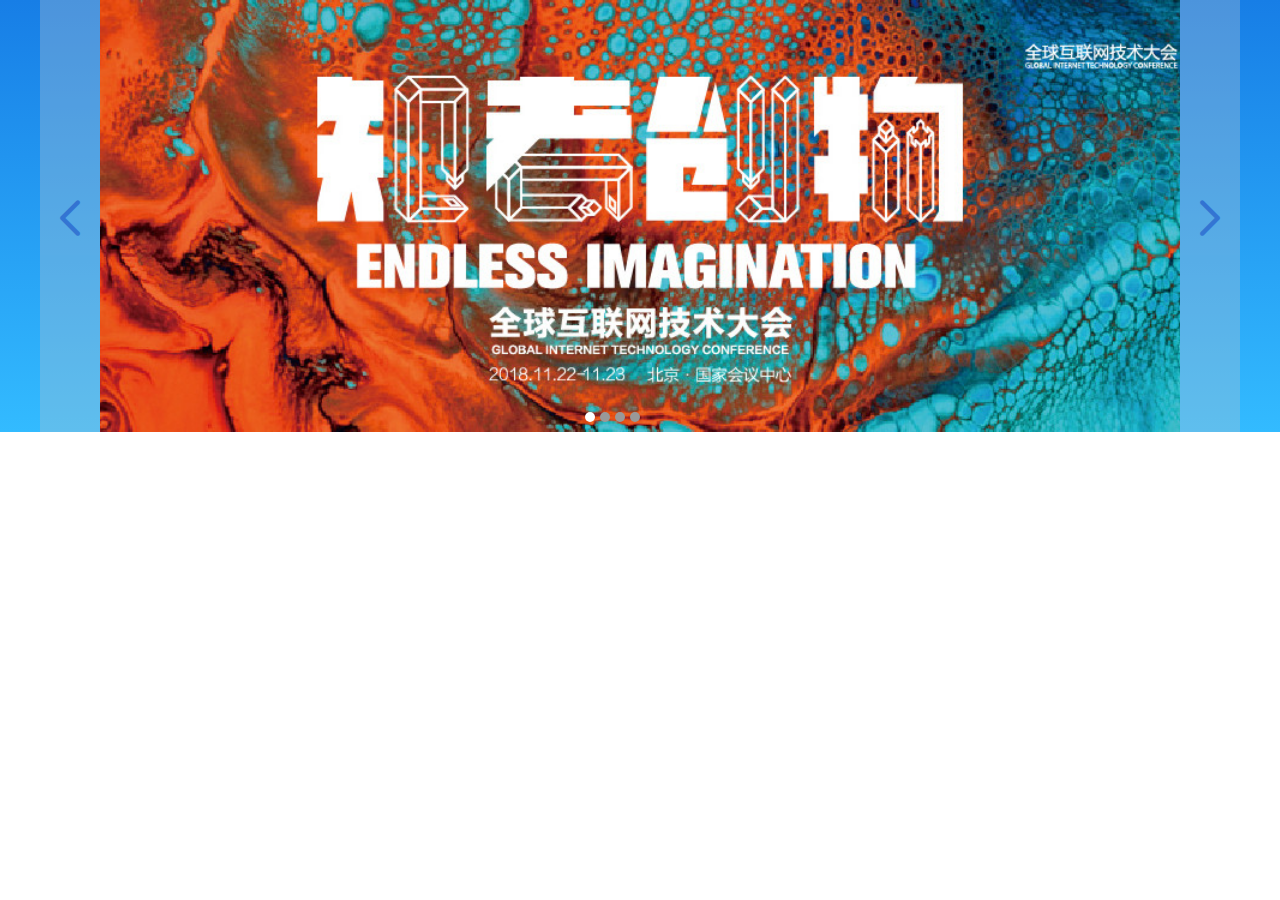
<file: my_project/index.html>
<!DOCTYPE html>
<html lang="en">
<head>
  <meta charset="UTF-8">
  <title>活动家——专业商务会议活动网</title>
  <link rel="stylesheet" href="css/iconfont.css">
  <link rel="stylesheet" href="css/index.css">
</head>
<body>
  <div class="body">
    <div>
      <div class="banner">
        <div id="nav">
          <ul>
            <li>
              <a href="" data-target="#img1"><img src="imgs/banner_1.jpg" alt=""></a>
            </li>
            <li>
              <a href="" data-target="#img2"><img src="imgs/banner_2.jpg" alt=""></a>
            </li>
            <li>
              <a href="" data-target="#img3"><img src="imgs/banner_3.jpg" alt=""></a>
            </li>
            <li>
              <a href="" data-target="#img4"><img src="imgs/banner_4.jpg" alt=""></a>
            </li>
          </ul>
        </div>
        <div class="banner_arrow left">
          <a href=""><i class="icon iconfont icon-icon_arrow_left"></i></a>
        </div>
        <div class="banner_arrow right">
          <a href=""><i class="icon iconfont icon-icon_arrow_right"></i></a>
        </div>
        <div class="banner_bo">
          <ul>
            <li id="img1" class="l1 active"></li>
            <li id="img2" class="l1"></li>
            <li id="img3" class="l1"></li>
            <li id="img4" class="l1"></li>
          </ul>
        </div>
      </div>
    </div>
  </div>
  <script src="js/jquery.js"></script>
  <script src="js/index.js"></script>

</body>
</html>
</file>
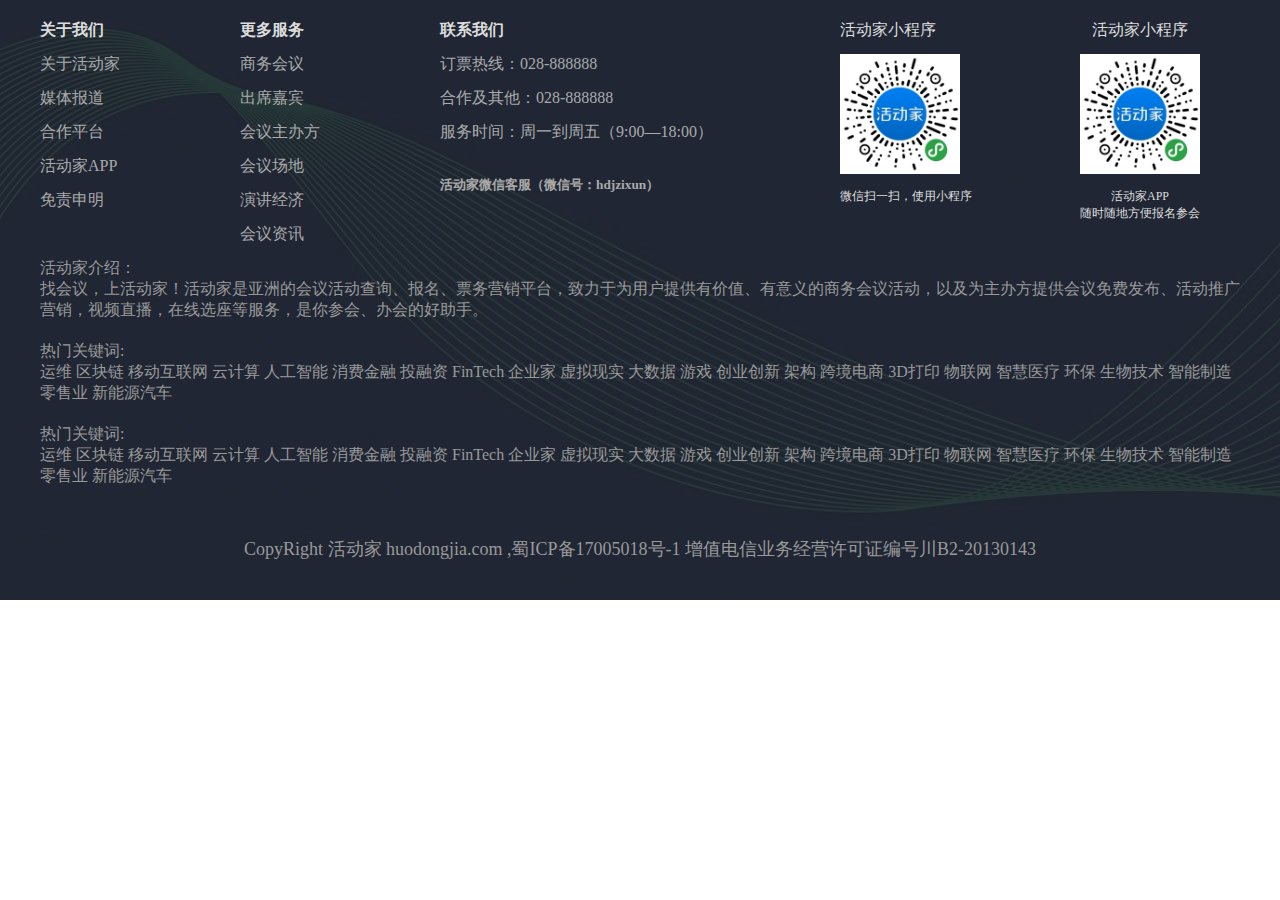
<file: my_project/footer.html>
<!DOCTYPE html>
<html lang="en">
<head>
  <meta charset="UTF-8">
  <title></title>
  <link rel="stylesheet" href="css/footer.css">
</head>
<body>
  <div class="footer">
    <div>
      <div class="top">
        <div class="d1">
          <ul>
            <li><a href="#">关于我们</a></li>
            <li><a href="#">关于活动家</a></li>
            <li><a href="#">媒体报道</a></li>
            <li><a href="#">合作平台</a></li>
            <li><a href="#">活动家APP</a></li>
            <li><a href="#">免责申明</a></li>
          </ul>
        </div>
        <div class="d1">
          <ul>
            <li><a href="#">更多服务</a></li>
            <li><a href="#">商务会议</a></li>
            <li><a href="#">出席嘉宾</a></li>
            <li><a href="#">会议主办方</a></li>
            <li><a href="#">会议场地</a></li>
            <li><a href="#">演讲经济</a></li>
            <li><a href="#">会议资讯</a></li>
          </ul>
        </div>
        <div class="d1">
          <ul>
            <li><a href="">联系我们</a></li>
            <li><a href="">订票热线：028-888888</a></li>
            <li><a href="">合作及其他：028-888888</a></li>
            <li><a href="">服务时间：周一到周五（9:00—18:00）</a></li>
          </ul>
          <h5>活动家微信客服（微信号：hdjzixun）</h5>
        </div>
        <div class="d1">
          <ul>
            <li>活动家小程序</li>
            <li><img src="imgs/xcx.jpg" alt=""></li>
            <li class="s1">微信扫一扫，使用小程序</li>
          </ul>
        </div>
        <div class="d1">
          <ul>
            <li>活动家小程序</li>
            <li><img src="imgs/xcx.jpg" alt=""></li>
            <li class="s1">
              <span>活动家APP</span>
              <span>随时随地方便报名参会</span>
            </li>
          </ul>
        </div>
      </div>
      <div class="p1">
        <p>活动家介绍：</p>
        <p>找会议，上活动家！活动家是亚洲的会议活动查询、报名、票务营销平台，致力于为用户提供有价值、有意义的商务会议活动，以及为主办方提供会议免费发布、活动推广营销，视频直播，在线选座等服务，是你参会、办会的好助手。</p>
      </div>
      <div class="p1">
        <p>热门关键词:</p>
        <p>运维 区块链 移动互联网 云计算 人工智能 消费金融 投融资 FinTech 企业家 虚拟现实 大数据 游戏 创业创新 架构 跨境电商 3D打印 物联网 智慧医疗 环保 生物技术 智能制造 零售业 新能源汽车</p>
      </div>
      <div class="p1">
        <p>热门关键词:</p>
        <p>运维 区块链 移动互联网 云计算 人工智能 消费金融 投融资 FinTech 企业家 虚拟现实 大数据 游戏 创业创新 架构 跨境电商 3D打印 物联网 智慧医疗 环保 生物技术 智能制造 零售业 新能源汽车</p>
      </div>
      <p>CopyRight 活动家 huodongjia.com ,蜀ICP备17005018号-1 增值电信业务经营许可证编号川B2-20130143</p>
    </div>
  </div>
</body>
</html>
</file>
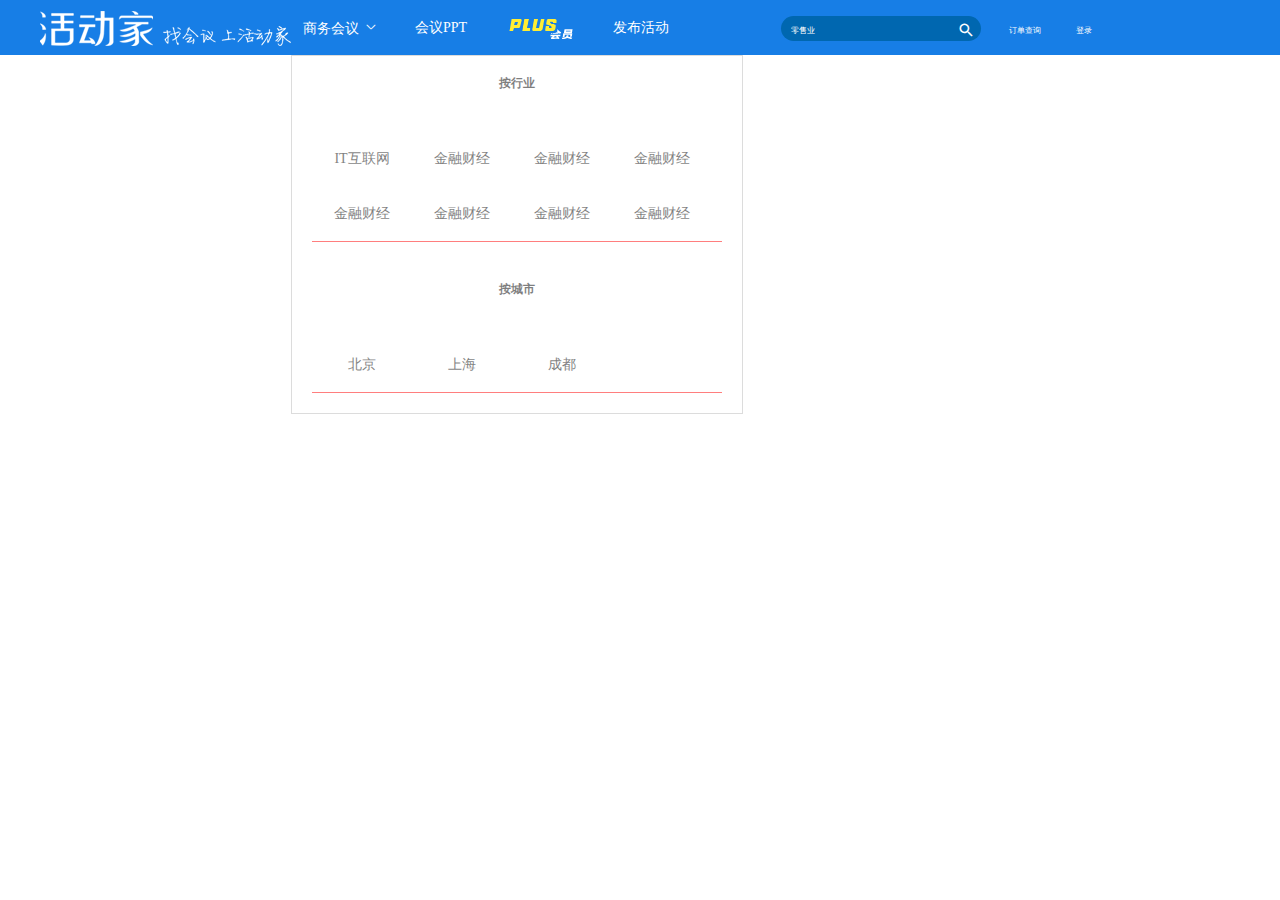
<file: my_project/header.html>
<!DOCTYPE html>
<html lang="en">
<head>
  <meta charset="UTF-8">
  <title>活动家-专业商务会议活动网</title>
  <link rel="stylesheet" href="css/header.css">
  <link rel="stylesheet" href="css/iconfont.css">
</head>
<body>
  <!--顶部导航栏-->
  <div class="nav">
    <div>
      <ul>
        <li><a href="#"><img src="imgs/logo.png"></a></li>
        <li style="position:relative;">
          商务会议
          <i class="icon iconfont icon-xiajiantou"></i>
          <div id="li_div">
            <h3>按行业</h3>
            <ul>
              <li>IT互联网</li>
              <li>金融财经</li>
              <li>金融财经</li>
              <li>金融财经</li>
              <li>金融财经</li>
              <li>金融财经</li>
              <li>金融财经</li>
              <li>金融财经</li>
            </ul>
            <h3>按城市</h3>
            <ul>
              <li>北京</li>
              <li>上海</li>
              <li>成都</li>
            </ul>
          </div>
        </li>
        <li><a href="#">会议PPT</a></li>
        <li><a href="#"><img src="imgs/plus_1.png"></a></li>
        <li><a href="#">发布活动</a></li>
      </ul>
      <div>
        <input type="text" placeholder="零售业">
        <i class="icon iconfont">&#xe64a;</i>
      </div>
      <a href="#">订单查询</a>
      <span>登录</span>
    </div>
  </div>
</body>
</html>
</file>
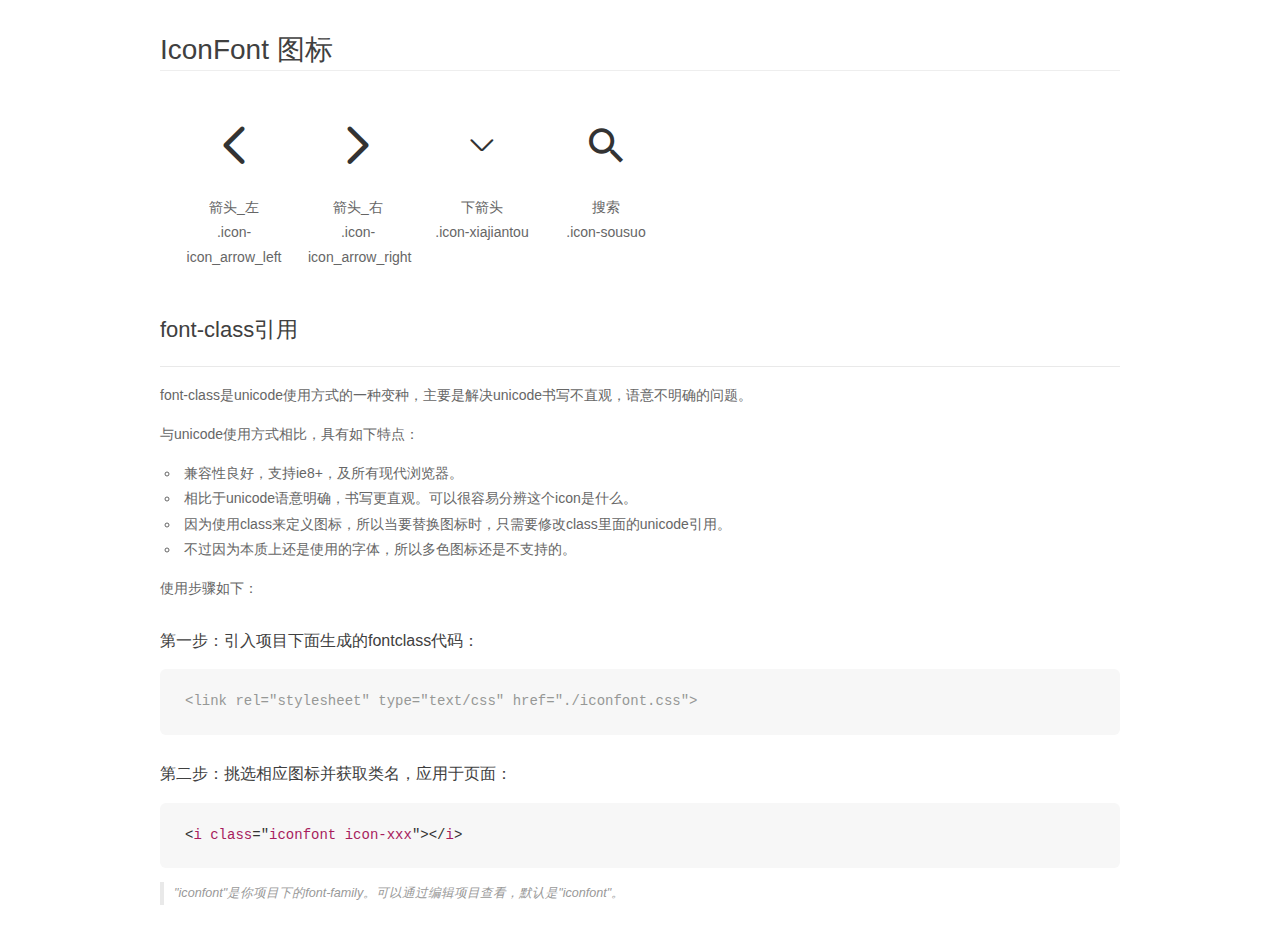
<file: my_project/font_919228_9nxn6axu6vs/demo_fontclass.html>
<!DOCTYPE html>
<html>
<head>
    <meta charset="utf-8"/>
    <title>IconFont</title>
    <link rel="stylesheet" href="demo.css">
    <link rel="stylesheet" href="iconfont.css">
</head>
<body>
    <div class="main markdown">
        <h1>IconFont 图标</h1>
        <ul class="icon_lists clear">
            
                <li>
                <i class="icon iconfont icon-icon_arrow_left"></i>
                    <div class="name">箭头_左</div>
                    <div class="fontclass">.icon-icon_arrow_left</div>
                </li>
            
                <li>
                <i class="icon iconfont icon-icon_arrow_right"></i>
                    <div class="name">箭头_右</div>
                    <div class="fontclass">.icon-icon_arrow_right</div>
                </li>
            
                <li>
                <i class="icon iconfont icon-xiajiantou"></i>
                    <div class="name">下箭头</div>
                    <div class="fontclass">.icon-xiajiantou</div>
                </li>
            
                <li>
                <i class="icon iconfont icon-sousuo"></i>
                    <div class="name">搜索</div>
                    <div class="fontclass">.icon-sousuo</div>
                </li>
            
        </ul>

        <h2 id="font-class-">font-class引用</h2>
        <hr>

        <p>font-class是unicode使用方式的一种变种，主要是解决unicode书写不直观，语意不明确的问题。</p>
        <p>与unicode使用方式相比，具有如下特点：</p>
        <ul>
        <li>兼容性良好，支持ie8+，及所有现代浏览器。</li>
        <li>相比于unicode语意明确，书写更直观。可以很容易分辨这个icon是什么。</li>
        <li>因为使用class来定义图标，所以当要替换图标时，只需要修改class里面的unicode引用。</li>
        <li>不过因为本质上还是使用的字体，所以多色图标还是不支持的。</li>
        </ul>
        <p>使用步骤如下：</p>
        <h3 id="-fontclass-">第一步：引入项目下面生成的fontclass代码：</h3>


        <pre><code class="lang-js hljs javascript"><span class="hljs-comment">&lt;link rel="stylesheet" type="text/css" href="./iconfont.css"&gt;</span></code></pre>
        <h3 id="-">第二步：挑选相应图标并获取类名，应用于页面：</h3>
        <pre><code class="lang-css hljs">&lt;<span class="hljs-selector-tag">i</span> <span class="hljs-selector-tag">class</span>="<span class="hljs-selector-tag">iconfont</span> <span class="hljs-selector-tag">icon-xxx</span>"&gt;&lt;/<span class="hljs-selector-tag">i</span>&gt;</code></pre>
        <blockquote>
        <p>"iconfont"是你项目下的font-family。可以通过编辑项目查看，默认是"iconfont"。</p>
        </blockquote>
    </div>
</body>
</html>
</file>
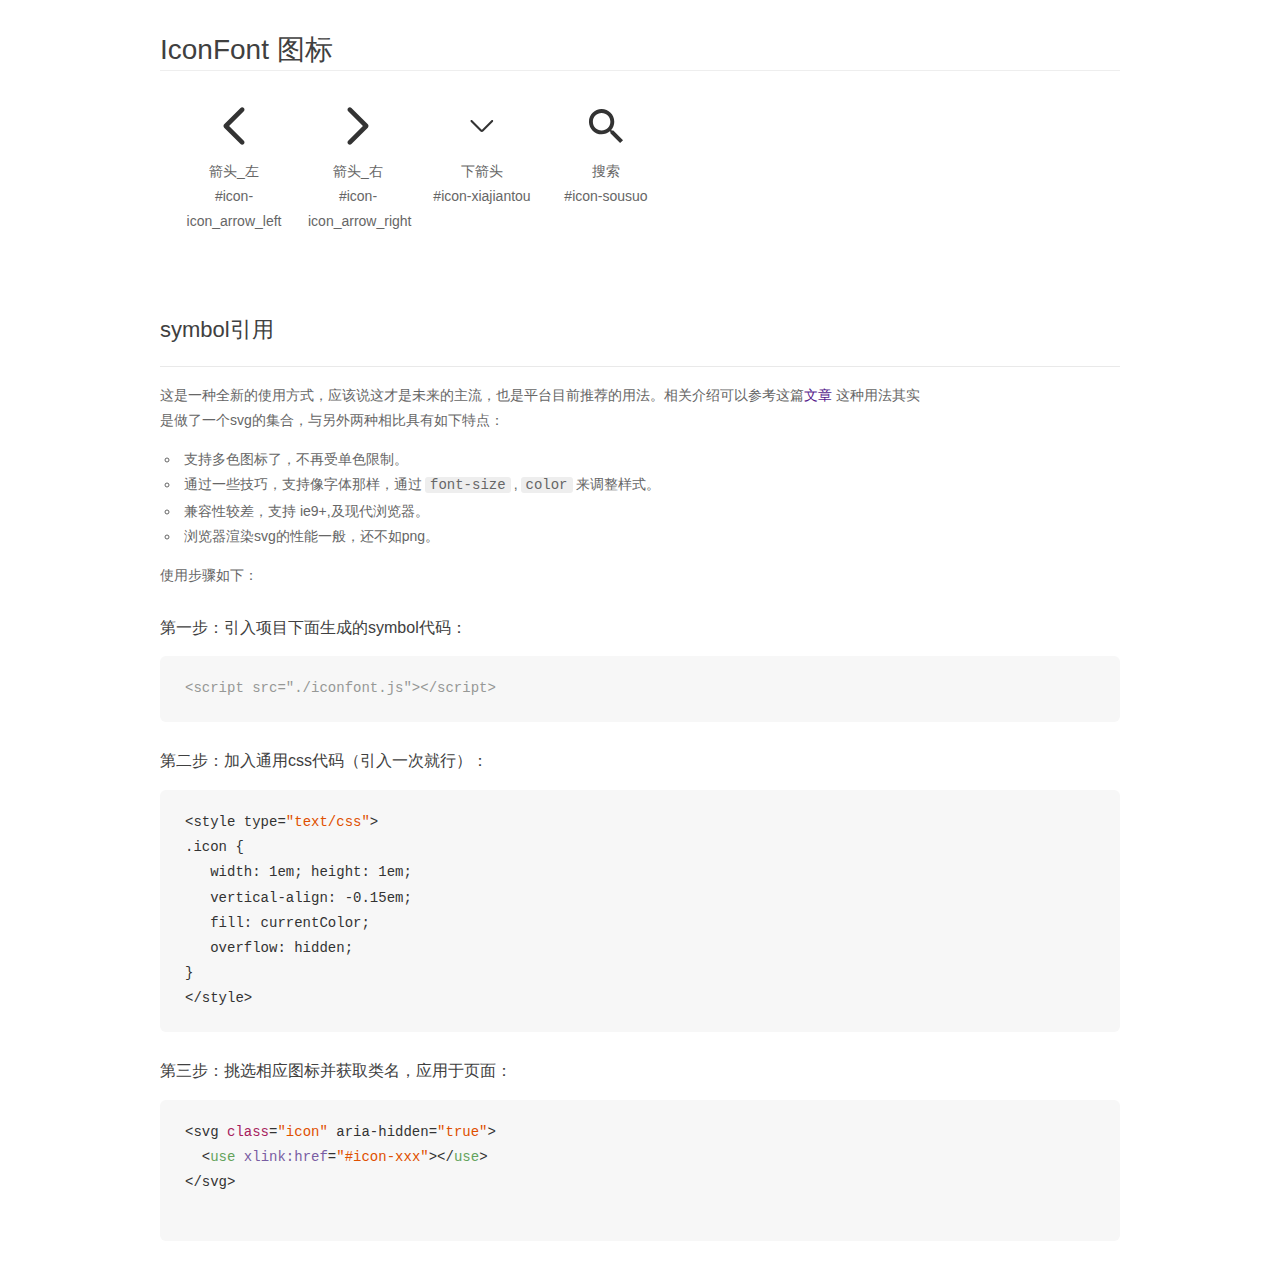
<file: my_project/font_919228_9nxn6axu6vs/demo_symbol.html>
<!DOCTYPE html>
<html>
<head>
    <meta charset="utf-8"/>
    <title>IconFont</title>
    <link rel="stylesheet" href="demo.css">
    <script src="iconfont.js"></script>

    <style type="text/css">
        .icon {
          /* 通过设置 font-size 来改变图标大小 */
          width: 1em; height: 1em;
          /* 图标和文字相邻时，垂直对齐 */
          vertical-align: -0.15em;
          /* 通过设置 color 来改变 SVG 的颜色/fill */
          fill: currentColor;
          /* path 和 stroke 溢出 viewBox 部分在 IE 下会显示
             normalize.css 中也包含这行 */
          overflow: hidden;
        }

    </style>
</head>
<body>
    <div class="main markdown">
        <h1>IconFont 图标</h1>
        <ul class="icon_lists clear">
            
                <li>
                    <svg class="icon" aria-hidden="true">
                        <use xlink:href="#icon-icon_arrow_left"></use>
                    </svg>
                    <div class="name">箭头_左</div>
                    <div class="fontclass">#icon-icon_arrow_left</div>
                </li>
            
                <li>
                    <svg class="icon" aria-hidden="true">
                        <use xlink:href="#icon-icon_arrow_right"></use>
                    </svg>
                    <div class="name">箭头_右</div>
                    <div class="fontclass">#icon-icon_arrow_right</div>
                </li>
            
                <li>
                    <svg class="icon" aria-hidden="true">
                        <use xlink:href="#icon-xiajiantou"></use>
                    </svg>
                    <div class="name">下箭头</div>
                    <div class="fontclass">#icon-xiajiantou</div>
                </li>
            
                <li>
                    <svg class="icon" aria-hidden="true">
                        <use xlink:href="#icon-sousuo"></use>
                    </svg>
                    <div class="name">搜索</div>
                    <div class="fontclass">#icon-sousuo</div>
                </li>
            
        </ul>


        <h2 id="symbol-">symbol引用</h2>
        <hr>

        <p>这是一种全新的使用方式，应该说这才是未来的主流，也是平台目前推荐的用法。相关介绍可以参考这篇<a href="">文章</a>
        这种用法其实是做了一个svg的集合，与另外两种相比具有如下特点：</p>
        <ul>
          <li>支持多色图标了，不再受单色限制。</li>
          <li>通过一些技巧，支持像字体那样，通过<code>font-size</code>,<code>color</code>来调整样式。</li>
          <li>兼容性较差，支持 ie9+,及现代浏览器。</li>
          <li>浏览器渲染svg的性能一般，还不如png。</li>
        </ul>
        <p>使用步骤如下：</p>
        <h3 id="-symbol-">第一步：引入项目下面生成的symbol代码：</h3>
        <pre><code class="lang-js hljs javascript"><span class="hljs-comment">&lt;script src="./iconfont.js"&gt;&lt;/script&gt;</span></code></pre>
        <h3 id="-css-">第二步：加入通用css代码（引入一次就行）：</h3>
        <pre><code class="lang-js hljs javascript">&lt;style type=<span class="hljs-string">"text/css"</span>&gt;
.icon {
   width: <span class="hljs-number">1</span>em; height: <span class="hljs-number">1</span>em;
   vertical-align: <span class="hljs-number">-0.15</span>em;
   fill: currentColor;
   overflow: hidden;
}
&lt;<span class="hljs-regexp">/style&gt;</span></code></pre>
        <h3 id="-">第三步：挑选相应图标并获取类名，应用于页面：</h3>
        <pre><code class="lang-js hljs javascript">&lt;svg <span class="hljs-class"><span class="hljs-keyword">class</span></span>=<span class="hljs-string">"icon"</span> aria-hidden=<span class="hljs-string">"true"</span>&gt;<span class="xml"><span class="hljs-tag">
  &lt;<span class="hljs-name">use</span> <span class="hljs-attr">xlink:href</span>=<span class="hljs-string">"#icon-xxx"</span>&gt;</span><span class="hljs-tag">&lt;/<span class="hljs-name">use</span>&gt;</span>
</span>&lt;<span class="hljs-regexp">/svg&gt;
        </span></code></pre>
    </div>
</body>
</html>
</file>
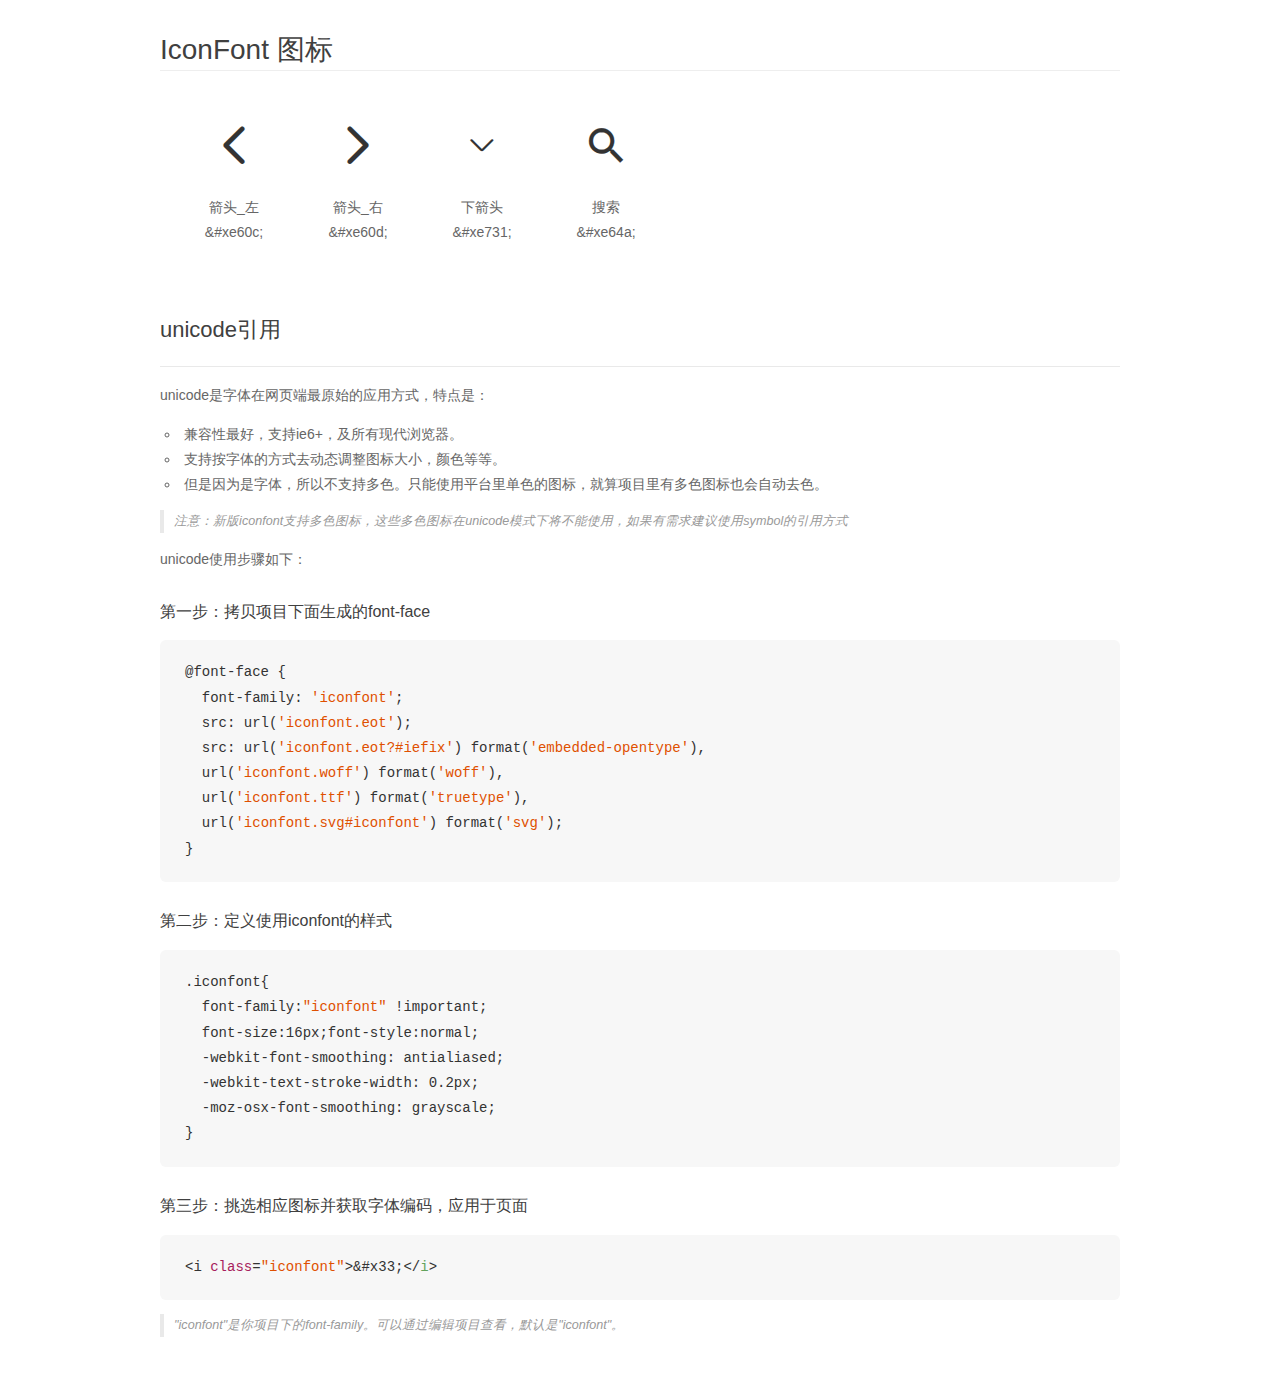
<file: my_project/font_919228_9nxn6axu6vs/demo_unicode.html>
<!DOCTYPE html>
<html>
<head>
    <meta charset="utf-8"/>
    <title>IconFont</title>
    <link rel="stylesheet" href="demo.css">

    <style type="text/css">

        @font-face {font-family: "iconfont";
          src: url('iconfont.eot'); /* IE9*/
          src: url('iconfont.eot#iefix') format('embedded-opentype'), /* IE6-IE8 */
          url('iconfont.woff') format('woff'), /* chrome, firefox */
          url('iconfont.ttf') format('truetype'), /* chrome, firefox, opera, Safari, Android, iOS 4.2+*/
          url('iconfont.svg#iconfont') format('svg'); /* iOS 4.1- */
        }

        .iconfont {
          font-family:"iconfont" !important;
          font-size:16px;
          font-style:normal;
          -webkit-font-smoothing: antialiased;
          -webkit-text-stroke-width: 0.2px;
          -moz-osx-font-smoothing: grayscale;
        }

    </style>
</head>
<body>
    <div class="main markdown">
        <h1>IconFont 图标</h1>
        <ul class="icon_lists clear">
            
                <li>
                <i class="icon iconfont">&#xe60c;</i>
                    <div class="name">箭头_左</div>
                    <div class="code">&amp;#xe60c;</div>
                </li>
            
                <li>
                <i class="icon iconfont">&#xe60d;</i>
                    <div class="name">箭头_右</div>
                    <div class="code">&amp;#xe60d;</div>
                </li>
            
                <li>
                <i class="icon iconfont">&#xe731;</i>
                    <div class="name">下箭头</div>
                    <div class="code">&amp;#xe731;</div>
                </li>
            
                <li>
                <i class="icon iconfont">&#xe64a;</i>
                    <div class="name">搜索</div>
                    <div class="code">&amp;#xe64a;</div>
                </li>
            
        </ul>
        <h2 id="unicode-">unicode引用</h2>
        <hr>

        <p>unicode是字体在网页端最原始的应用方式，特点是：</p>
        <ul>
        <li>兼容性最好，支持ie6+，及所有现代浏览器。</li>
        <li>支持按字体的方式去动态调整图标大小，颜色等等。</li>
        <li>但是因为是字体，所以不支持多色。只能使用平台里单色的图标，就算项目里有多色图标也会自动去色。</li>
        </ul>
        <blockquote>
        <p>注意：新版iconfont支持多色图标，这些多色图标在unicode模式下将不能使用，如果有需求建议使用symbol的引用方式</p>
        </blockquote>
        <p>unicode使用步骤如下：</p>
        <h3 id="-font-face">第一步：拷贝项目下面生成的font-face</h3>
        <pre><code class="lang-js hljs javascript">@font-face {
  font-family: <span class="hljs-string">'iconfont'</span>;
  src: url(<span class="hljs-string">'iconfont.eot'</span>);
  src: url(<span class="hljs-string">'iconfont.eot?#iefix'</span>) format(<span class="hljs-string">'embedded-opentype'</span>),
  url(<span class="hljs-string">'iconfont.woff'</span>) format(<span class="hljs-string">'woff'</span>),
  url(<span class="hljs-string">'iconfont.ttf'</span>) format(<span class="hljs-string">'truetype'</span>),
  url(<span class="hljs-string">'iconfont.svg#iconfont'</span>) format(<span class="hljs-string">'svg'</span>);
}
</code></pre>
        <h3 id="-iconfont-">第二步：定义使用iconfont的样式</h3>
        <pre><code class="lang-js hljs javascript">.iconfont{
  font-family:<span class="hljs-string">"iconfont"</span> !important;
  font-size:<span class="hljs-number">16</span>px;font-style:normal;
  -webkit-font-smoothing: antialiased;
  -webkit-text-stroke-width: <span class="hljs-number">0.2</span>px;
  -moz-osx-font-smoothing: grayscale;
}
</code></pre>
        <h3 id="-">第三步：挑选相应图标并获取字体编码，应用于页面</h3>
        <pre><code class="lang-js hljs javascript">&lt;i <span class="hljs-class"><span class="hljs-keyword">class</span></span>=<span class="hljs-string">"iconfont"</span>&gt;&amp;#x33;<span class="xml"><span class="hljs-tag">&lt;/<span class="hljs-name">i</span>&gt;</span></span></code></pre>

        <blockquote>
        <p>"iconfont"是你项目下的font-family。可以通过编辑项目查看，默认是"iconfont"。</p>
        </blockquote>
    </div>


</body>
</html>
</file>
<file: my_project/css/iconfont.css>
@font-face {font-family: "iconfont";
  src: url('iconfont.eot?t=1542196169888'); /* IE9*/
  src: url('iconfont.eot?t=1542196169888#iefix') format('embedded-opentype'), /* IE6-IE8 */
  url('[data-uri]') format('woff'),
  url('iconfont.ttf?t=1542196169888') format('truetype'), /* chrome, firefox, opera, Safari, Android, iOS 4.2+*/
  url('iconfont.svg?t=1542196169888#iconfont') format('svg'); /* iOS 4.1- */
}

.iconfont {
  font-family:"iconfont" !important;
  font-size:16px;
  font-style:normal;
  -webkit-font-smoothing: antialiased;
  -moz-osx-font-smoothing: grayscale;
}

.icon-icon_arrow_left:before { content: "\e60c"; }

.icon-icon_arrow_right:before { content: "\e60d"; }

.icon-xiajiantou:before { content: "\e731"; }

.icon-sousuo:before { content: "\e64a"; }
</file>
<file: my_project/css/index.css>
*{margin:0;padding:0;}
.body div:first-child{
    background:linear-gradient(to top,#33bbff,#177ee6);
}
div.banner{
    width:1080px;
    height:432px;
    margin:0 auto;
    padding:0 60px;
    position:relative;
    overflow:hidden;
}
#nav ul{
    /*width:900px;*/
    /*height:360px;*/
}
#nav ul li{
    list-style:none;
    float:left;
}
#nav ul li img{
    width:1080px;
    /*height:360px;*/
}
#nav ul li:not(:first-child){
    margin-left:60px;
}
.banner .banner_arrow{
    position:absolute;
    top:0px;
    width:60px;
    height:432px;
    background:rgb(200,200,200);
    opacity:0.3;
}
.banner .left{
    left:0px;
}
.banner .right{
    right:0px;
}
.banner .banner_arrow a{
    position:absolute;
}
.banner .banner_arrow a{
    top:50%;
    margin-top:-20px;
    text-decoration:none;
}
.banner .left a{
    left:50%;
    margin-left:-20px;
}
.banner .right a{
    right:50%;
    margin-right:-20px;
}
.banner .banner_arrow a i{
    font-size:40px;
}
.banner .banner_bo ul{
    list-style:none;
    position:absolute;
    bottom:10px;
    left:45%;
}
.banner .banner_bo ul li{
    float:left;
    width:10px;
    height:10px;
    border-radius:50%;
    margin-left:5px;
    cursor:pointer;
}
.l1{ background:#999;}
.active{
    background:#fff;
}
</file>
<file: my_project/css/footer.css>
*{
  margin:0;
  padding:0;
}
.footer{
  height:600px;
  background:url("../imgs/footer_img_bg.jpg") no-repeat;
}
.footer>div{
  width:1200px;
  margin:0 auto;
  padding:20px 0;
  color:#999;
}
.footer div.top:after{
  content:"";
  display:block;
  clear:both;
}
.footer .d1{
  float:left;
  width:200px;
}
.footer div.d1:nth-child(3){
  width:400px;
}
.footer .d1>ul{
  list-style:none;
  color:#ddd;
}
.footer .d1>ul>li:first-child>a{
  font-weight:900;
  color:#ddd;
}
.footer .d1>ul>li{
  font-weight:300;
  font-size:16px;
  height:34px;
  text-align:left;
}
.footer .d1>ul>li>a{
  color:#aaa;
  text-decoration:none;
  cursor:pointer;
}
.footer .d1:nth-child(3) h5{
  color:#aaa;
  margin-top:20px;
}
.footer .d1 ul img{
  width:120px;
}
.footer .d1>ul>li.s1{
  font-size:12px;
  margin-top:100px;
}
.footer .d1:last-child>ul li{
  text-align:center;
}
.footer .d1>ul>li.s1 span{
  display:block;
}
.footer div.p1{
  padding-bottom:20px;
}
.footer div.p1:last-child{
  border-bottom:1px solid #777;
}
.footer>div>p{
  text-align:center;
  font-size:18px;
  margin-top:30px;
}
</file>
<file: my_project/css/header.css>
*{margin:0;padding:0;}
.nav{
  width:100%;
  height:55px;
  background:#177EE6;
}
.nav>div{
  width:1200px;
  height:55px;
  line-height:55px;
  margin:0 auto;
}
.nav ul{
  list-style:none;
  color:#fff;
  font-size:14px;
}
.nav ul li img{
  vertical-align:middle;
}
.nav ul li{
  float:left;
  cursor:pointer;
}
.nav>div>ul>li:not(:first-child){
  width:100px;
  text-align:center;
}
.nav>div>ul>li:not(:first-child):hover{
  background:#1262B3;
}
.nav a{
  text-decoration:none;
  color:#fff;
}
.nav>div>div{
  display:inline-block;
  position:relative;
}
.nav>div>div>i{
  position:absolute;
  top:3px;
  right:7px;
  color:#fff;
  font-weight:200;
  font-size:16px;
}
.nav>div input{
  width:160px;
  height:25px;
  border:0;
  background:#0067B0;
  border-radius:16px;
  padding:0 30px 0 10px;
  margin-left:90px;
}
.nav>div input::placeholder{
  font-size:8px;
  color:#fff;
  font-weight:200;
}
.nav div>a,.nav div>span{
  font-size:8px;
  display:inline-block;
  height:31px;
  color:#fff;
  text-align:center;
}
.nav div>a{
  width:80px;
}
.nav div>span{
  width:30px;
}
/*导航栏定位ul*/
#li_div{
  position:absolute;
  top:55px;
  background:#fff;
  opacity:0.5;
  width:450px;
  color:#000;
  border:1px solid #bbb;
  /*padding:20px;*/
  font-size:10px;
}
#li_div ul{
  border-bottom:1px solid red;
  margin:20px;
}
#li_div ul:after{
  content:"";
  display:block;
  clear:both;
}
#li_div ul li{
  width:100px;
  color:#000;
}
</file>
<file: my_project/font_919228_9nxn6axu6vs/iconfont.css>
@font-face {font-family: "iconfont";
  src: url('iconfont.eot?t=1542196169888'); /* IE9*/
  src: url('iconfont.eot?t=1542196169888#iefix') format('embedded-opentype'), /* IE6-IE8 */
  url('[data-uri]') format('woff'),
  url('iconfont.ttf?t=1542196169888') format('truetype'), /* chrome, firefox, opera, Safari, Android, iOS 4.2+*/
  url('iconfont.svg?t=1542196169888#iconfont') format('svg'); /* iOS 4.1- */
}

.iconfont {
  font-family:"iconfont" !important;
  font-size:16px;
  font-style:normal;
  -webkit-font-smoothing: antialiased;
  -moz-osx-font-smoothing: grayscale;
}

.icon-icon_arrow_left:before { content: "\e60c"; }

.icon-icon_arrow_right:before { content: "\e60d"; }

.icon-xiajiantou:before { content: "\e731"; }

.icon-sousuo:before { content: "\e64a"; }
</file>
<file: my_project/font_919228_9nxn6axu6vs/demo.css>
*{margin: 0;padding: 0;list-style: none;}
/*
KISSY CSS Reset
理念：1. reset 的目的不是清除浏览器的默认样式，这仅是部分工作。清除和重置是紧密不可分的。
2. reset 的目的不是让默认样式在所有浏览器下一致，而是减少默认样式有可能带来的问题。
3. reset 期望提供一套普适通用的基础样式。但没有银弹，推荐根据具体需求，裁剪和修改后再使用。
特色：1. 适应中文；2. 基于最新主流浏览器。
维护：玉伯<lifesinger@gmail.com>, 正淳<ragecarrier@gmail.com>
 */

/** 清除内外边距 **/
body, h1, h2, h3, h4, h5, h6, hr, p, blockquote, /* structural elements 结构元素 */
dl, dt, dd, ul, ol, li, /* list elements 列表元素 */
pre, /* text formatting elements 文本格式元素 */
form, fieldset, legend, button, input, textarea, /* form elements 表单元素 */
th, td /* table elements 表格元素 */ {
  margin: 0;
  padding: 0;
}

/** 设置默认字体 **/
body,
button, input, select, textarea /* for ie */ {
  font: 12px/1.5 tahoma, arial, \5b8b\4f53, sans-serif;
}
h1, h2, h3, h4, h5, h6 { font-size: 100%; }
address, cite, dfn, em, var { font-style: normal; } /* 将斜体扶正 */
code, kbd, pre, samp { font-family: courier new, courier, monospace; } /* 统一等宽字体 */
small { font-size: 12px; } /* 小于 12px 的中文很难阅读，让 small 正常化 */

/** 重置列表元素 **/
ul, ol { list-style: none; }

/** 重置文本格式元素 **/
a { text-decoration: none; }
a:hover { text-decoration: underline; }


/** 重置表单元素 **/
legend { color: #000; } /* for ie6 */
fieldset, img { border: 0; } /* img 搭车：让链接里的 img 无边框 */
button, input, select, textarea { font-size: 100%; } /* 使得表单元素在 ie 下能继承字体大小 */
/* 注：optgroup 无法扶正 */

/** 重置表格元素 **/
table { border-collapse: collapse; border-spacing: 0; }

/* 清除浮动 */
.ks-clear:after, .clear:after {
  content: '\20';
  display: block;
  height: 0;
  clear: both;
}
.ks-clear, .clear {
  *zoom: 1;
}

.main {
  padding: 30px 100px;
width: 960px;
margin: 0 auto;
}
.main h1{font-size:36px; color:#333; text-align:left;margin-bottom:30px; border-bottom: 1px solid #eee;}

.helps{margin-top:40px;}
.helps pre{
  padding:20px;
  margin:10px 0;
  border:solid 1px #e7e1cd;
  background-color: #fffdef;
  overflow: auto;
}

.icon_lists{
  width: 100% !important;

}

.icon_lists li{
  float:left;
  width: 100px;
  height:180px;
  text-align: center;
  list-style: none !important;
}
.icon_lists .icon{
  font-size: 42px;
  line-height: 100px;
  margin: 10px 0;
  color:#333;
  -webkit-transition: font-size 0.25s ease-out 0s;
  -moz-transition: font-size 0.25s ease-out 0s;
  transition: font-size 0.25s ease-out 0s;

}
.icon_lists .icon:hover{
  font-size: 100px;
}



.markdown {
  color: #666;
  font-size: 14px;
  line-height: 1.8;
}

.highlight {
  line-height: 1.5;
}

.markdown img {
  vertical-align: middle;
  max-width: 100%;
}

.markdown h1 {
  color: #404040;
  font-weight: 500;
  line-height: 40px;
  margin-bottom: 24px;
}

.markdown h2,
.markdown h3,
.markdown h4,
.markdown h5,
.markdown h6 {
  color: #404040;
  margin: 1.6em 0 0.6em 0;
  font-weight: 500;
  clear: both;
}

.markdown h1 {
  font-size: 28px;
}

.markdown h2 {
  font-size: 22px;
}

.markdown h3 {
  font-size: 16px;
}

.markdown h4 {
  font-size: 14px;
}

.markdown h5 {
  font-size: 12px;
}

.markdown h6 {
  font-size: 12px;
}

.markdown hr {
  height: 1px;
  border: 0;
  background: #e9e9e9;
  margin: 16px 0;
  clear: both;
}

.markdown p,
.markdown pre {
  margin: 1em 0;
}

.markdown > p,
.markdown > blockquote,
.markdown > .highlight,
.markdown > ol,
.markdown > ul {
  width: 80%;
}

.markdown ul > li {
  list-style: circle;
}

.markdown > ul li,
.markdown blockquote ul > li {
  margin-left: 20px;
  padding-left: 4px;
}

.markdown > ul li p,
.markdown > ol li p {
  margin: 0.6em 0;
}

.markdown ol > li {
  list-style: decimal;
}

.markdown > ol li,
.markdown blockquote ol > li {
  margin-left: 20px;
  padding-left: 4px;
}

.markdown code {
  margin: 0 3px;
  padding: 0 5px;
  background: #eee;
  border-radius: 3px;
}

.markdown pre {
  border-radius: 6px;
  background: #f7f7f7;
  padding: 20px;
}

.markdown pre code {
  border: none;
  background: #f7f7f7;
  margin: 0;
}

.markdown strong,
.markdown b {
  font-weight: 600;
}

.markdown > table {
  border-collapse: collapse;
  border-spacing: 0px;
  empty-cells: show;
  border: 1px solid #e9e9e9;
  width: 95%;
  margin-bottom: 24px;
}

.markdown > table th {
  white-space: nowrap;
  color: #333;
  font-weight: 600;

}

.markdown > table th,
.markdown > table td {
  border: 1px solid #e9e9e9;
  padding: 8px 16px;
  text-align: left;
}

.markdown > table th {
  background: #F7F7F7;
}

.markdown blockquote {
  font-size: 90%;
  color: #999;
  border-left: 4px solid #e9e9e9;
  padding-left: 0.8em;
  margin: 1em 0;
  font-style: italic;
}

.markdown blockquote p {
  margin: 0;
}

.markdown .anchor {
  opacity: 0;
  transition: opacity 0.3s ease;
  margin-left: 8px;
}

.markdown .waiting {
  color: #ccc;
}

.markdown h1:hover .anchor,
.markdown h2:hover .anchor,
.markdown h3:hover .anchor,
.markdown h4:hover .anchor,
.markdown h5:hover .anchor,
.markdown h6:hover .anchor {
  opacity: 1;
  display: inline-block;
}

.markdown > br,
.markdown > p > br {
  clear: both;
}


.hljs {
  display: block;
  background: white;
  padding: 0.5em;
  color: #333333;
  overflow-x: auto;
}

.hljs-comment,
.hljs-meta {
  color: #969896;
}

.hljs-string,
.hljs-variable,
.hljs-template-variable,
.hljs-strong,
.hljs-emphasis,
.hljs-quote {
  color: #df5000;
}

.hljs-keyword,
.hljs-selector-tag,
.hljs-type {
  color: #a71d5d;
}

.hljs-literal,
.hljs-symbol,
.hljs-bullet,
.hljs-attribute {
  color: #0086b3;
}

.hljs-section,
.hljs-name {
  color: #63a35c;
}

.hljs-tag {
  color: #333333;
}

.hljs-title,
.hljs-attr,
.hljs-selector-id,
.hljs-selector-class,
.hljs-selector-attr,
.hljs-selector-pseudo {
  color: #795da3;
}

.hljs-addition {
  color: #55a532;
  background-color: #eaffea;
}

.hljs-deletion {
  color: #bd2c00;
  background-color: #ffecec;
}

.hljs-link {
  text-decoration: underline;
}

pre{
  background: #fff;
}
</file>
